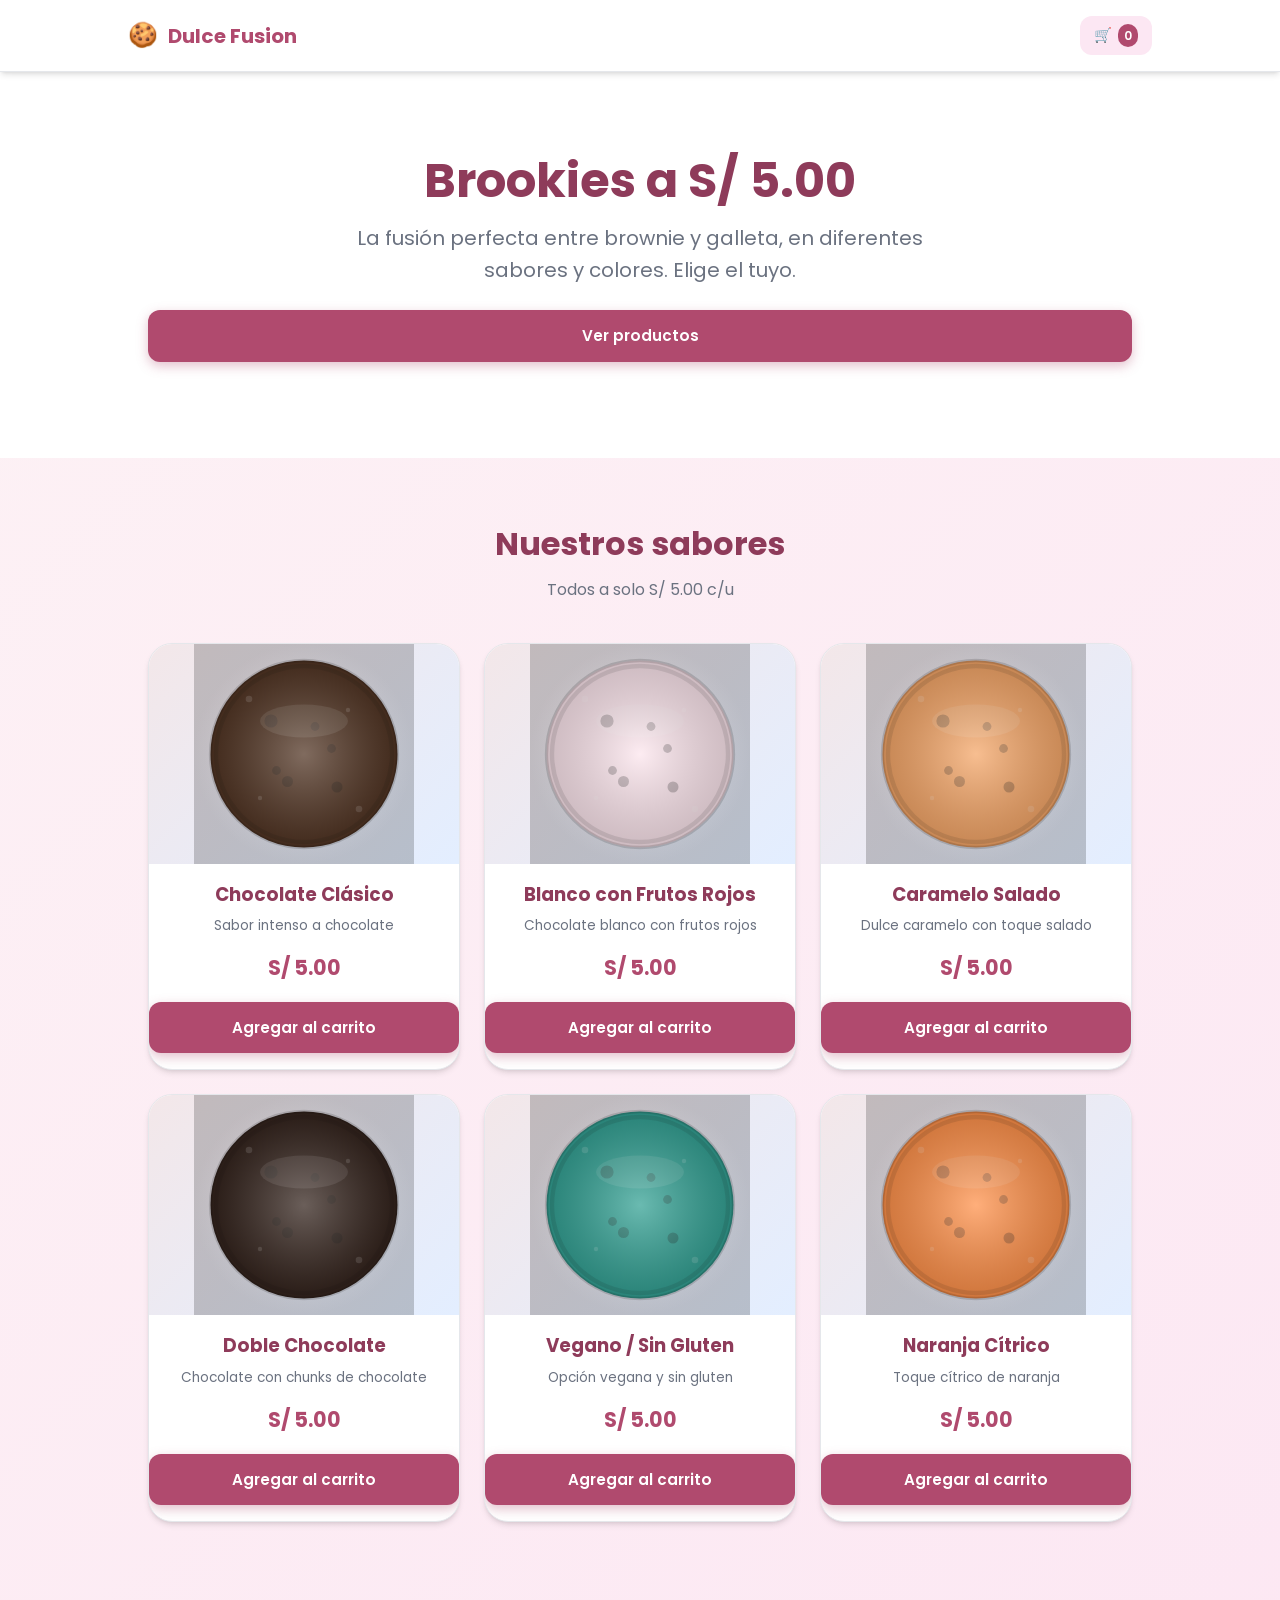
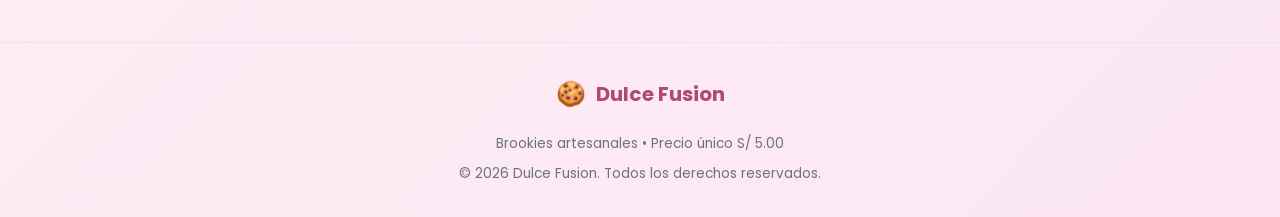
<file: index.html>
<!DOCTYPE html>
<html lang="es">
<head>
  <meta charset="UTF-8">
  <meta name="viewport" content="width=device-width, initial-scale=1.0">
  <title>Dulce Fusion - Tienda de Brookies</title>
  <link rel="preconnect" href="https://fonts.googleapis.com">
  <link rel="preconnect" href="https://fonts.gstatic.com" crossorigin>
  <link href="https://fonts.googleapis.com/css2?family=Poppins:wght@300;400;500;600;700&display=swap" rel="stylesheet">
  <link rel="stylesheet" href="styles.css">
</head>
<body>

  <!-- Header -->
  <header class="header">
    <div class="container header-content">
      <div class="logo">
        <span class="logo-icon">🍪</span>
        <span class="logo-text">Dulce Fusion</span>
      </div>

      <div class="cart-trigger" id="cart-trigger" aria-label="Ver carrito">
        <span class="cart-icon">🛒</span>
        <span class="cart-count" id="cart-count">0</span>
      </div>

      <button class="menu-toggle" id="menu-toggle" aria-label="Menú">
        <span></span><span></span><span></span>
      </button>
    </div>
  </header>

  <!-- Hero -->
  <section class="hero">
    <div class="container hero-content">
      <h1>Brookies a S/ 5.00</h1>
      <p>La fusión perfecta entre brownie y galleta, en diferentes sabores y colores. Elige el tuyo.</p>
      <div class="hero-actions">
        <a href="#productos" class="btn btn-primary">Ver productos</a>
      </div>
    </div>
  </section>

  <!-- Productos -->
  <section class="productos" id="productos">
    <div class="container">
      <div class="section-header">
        <h2>Nuestros sabores</h2>
        <p>Todos a solo S/ 5.00 c/u</p>
      </div>

      <div class="product-grid" id="product-grid">
        <!-- Los productos se inyectan aquí con JavaScript -->
      </div>
    </div>
  </section>

  <!-- Carrito lateral (drawer) -->
  <aside class="cart-drawer" id="cart-drawer">
    <div class="cart-drawer-overlay" id="cart-overlay"></div>
    <div class="cart-drawer-panel">
      <div class="cart-header">
        <h3>Tu carrito</h3>
        <button class="cart-close" id="cart-close">×</button>
      </div>

      <div class="cart-items" id="cart-items">
        <!-- Items del carrito -->
      </div>

      <div class="cart-footer">
        <div class="cart-total">
          <span>Total:</span>
          <span class="cart-total-value" id="cart-total">S/ 0.00</span>
        </div>
        <div class="cart-actions">
          <button class="btn btn-outline btn-block" id="cart-clear">Vaciar carrito</button>
          <button class="btn btn-primary btn-block" id="cart-checkout">Pagar - S/ 5.00 c/u</button>
        </div>
      </div>
    </div>
  </aside>

  <!-- Modal de compra -->
  <div class="modal" id="checkout-modal">
    <div class="modal-overlay" id="modal-overlay"></div>
    <div class="modal-panel">
      <div class="modal-header">
        <h3>Resumen de pedido</h3>
        <button class="modal-close" id="modal-close">×</button>
      </div>
      <div class="modal-body">
        <div id="modal-items"></div>
        <div class="modal-total">
          <strong>Total:</strong> <span id="modal-total">S/ 0.00</span>
        </div>
      </div>
      <div class="modal-footer">
        <form id="checkout-form" class="checkout-form">
          <div class="form-group">
            <label>Nombre completo</label>
            <input type="text" id="checkout-name" required placeholder="Juan Pérez">
          </div>
          <div class="form-group">
            <label>Teléfono / WhatsApp</label>
            <input type="tel" id="checkout-phone" required placeholder="999 888 777">
          </div>
          <div class="form-group">
            <label>Dirección de entrega</label>
            <input type="text" id="checkout-address" required placeholder="Av. Siempre Viva 123">
          </div>
          <button type="submit" class="btn btn-primary btn-block">Confirmar pedido</button>
        </form>
      </div>
    </div>
  </div>

  <!-- Notificación -->
  <div class="toast" id="toast">
    <span id="toast-msg">Producto agregado al carrito</span>
  </div>

  <footer class="footer">
    <div class="container footer-content">
      <div class="logo" style="margin-bottom: 12px;">
        <span class="logo-icon">🍪</span>
        <span class="logo-text">Dulce Fusion</span>
      </div>
      <p>Brookies artesanales &bull; Precio único S/ 5.00</p>
      <p>&copy; 2026 Dulce Fusion. Todos los derechos reservados.</p>
    </div>
  </footer>

  <script src="script.js"></script>
</body>
</html>
</file>
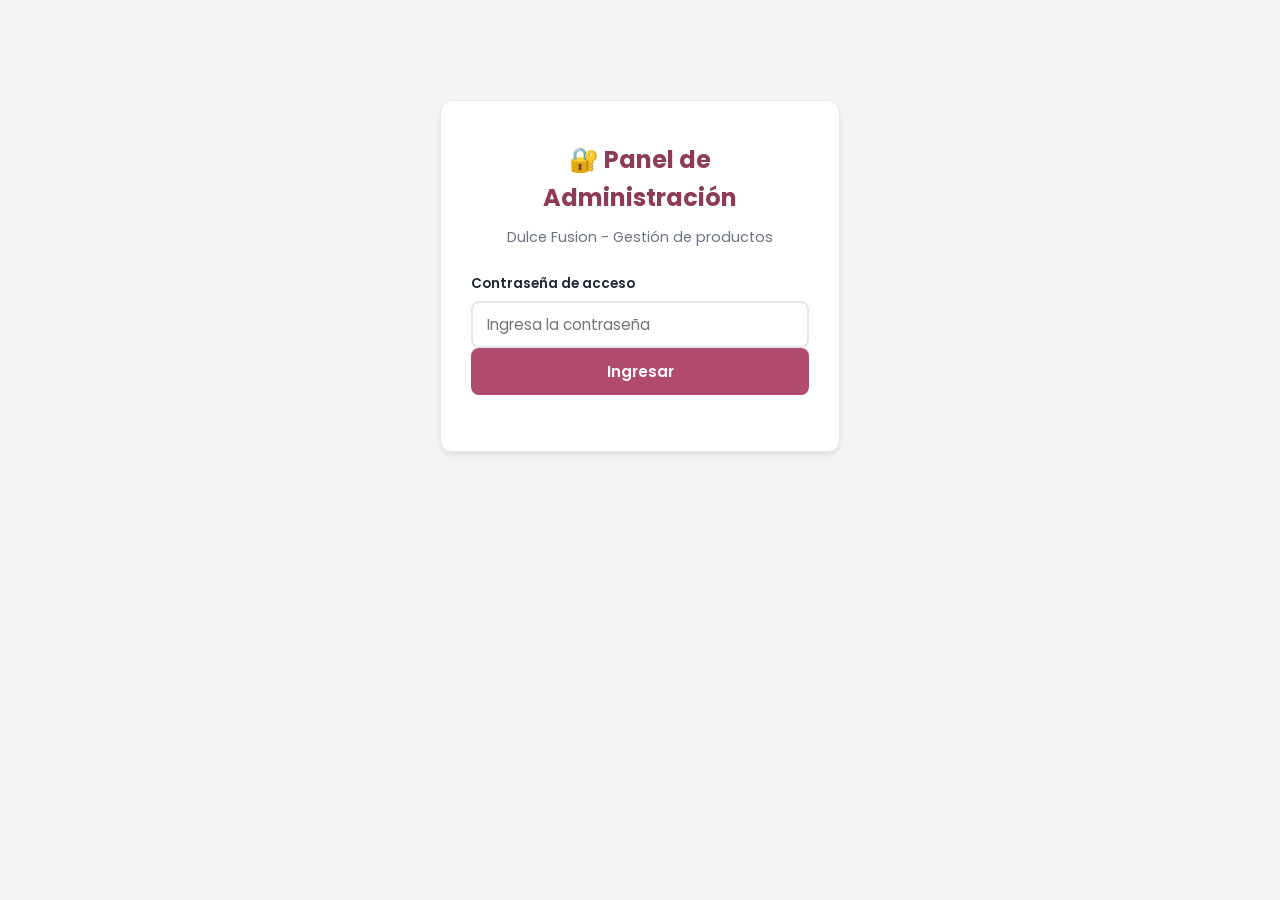
<file: admin.html>
<!DOCTYPE html>
<html lang="es">
<head>
  <meta charset="UTF-8">
  <meta name="viewport" content="width=device-width, initial-scale=1.0">
  <title>Panel Admin | Dulce Fusion</title>
  <link rel="preconnect" href="https://fonts.googleapis.com">
  <link rel="preconnect" href="https://fonts.gstatic.com" crossorigin>
  <link href="https://fonts.googleapis.com/css2?family=Poppins:wght@400;500;600;700&display=swap" rel="stylesheet">
  <link rel="stylesheet" href="styles.css">
  <style>
    /* ===== Estilos del Panel Admin ===== */
    :root {
      --admin-bg: #f3f4f6;
      --admin-card: #ffffff;
      --admin-primary: #b04a6e;
      --admin-primary-dark: #8e3b5a;
      --admin-border: #e5e7eb;
      --admin-text: #1f2937;
      --admin-text-muted: #6b7280;
      --admin-shadow: 0 4px 6px -1px rgb(0 0 0 / 0.1);
      --admin-radius: 12px;
    }

    body.admin {
      background: var(--admin-bg);
      min-height: 100vh;
      padding: 20px;
    }

    .admin-container {
      max-width: 900px;
      margin: 0 auto;
    }

    .admin-header {
      background: var(--admin-card);
      border-radius: var(--admin-radius);
      padding: 24px;
      box-shadow: var(--admin-shadow);
      border: 1px solid var(--admin-border);
      margin-bottom: 24px;
      display: flex;
      justify-content: space-between;
      align-items: center;
    }

    .admin-title {
      font-size: 1.5rem;
      font-weight: 700;
      color: var(--admin-primary-dark);
      display: flex;
      align-items: center;
      gap: 10px;
    }

    .admin-actions {
      display: flex;
      gap: 10px;
    }

    .login-screen {
      max-width: 400px;
      margin: 80px auto;
      padding: 40px 30px;
      background: var(--admin-card);
      border-radius: var(--admin-radius);
      box-shadow: var(--admin-shadow);
      border: 1px solid var(--admin-border);
    }

    .login-title {
      font-size: 1.5rem;
      font-weight: 700;
      color: var(--admin-primary-dark);
      text-align: center;
      margin-bottom: 8px;
    }

    .login-subtitle {
      text-align: center;
      color: var(--admin-text-muted);
      margin-bottom: 24px;
      font-size: 0.9rem;
    }

    .products-grid-admin {
      display: grid;
      grid-template-columns: repeat(auto-fill, minmax(280px, 1fr));
      gap: 20px;
    }

    .product-admin-card {
      background: var(--admin-card);
      border-radius: var(--admin-radius);
      padding: 20px;
      box-shadow: var(--admin-shadow);
      border: 1px solid var(--admin-border);
      display: flex;
      flex-direction: column;
      gap: 16px;
    }

    .product-admin-image {
      width: 100%;
      height: 160px;
      border-radius: 10px;
      overflow: hidden;
      background: #f9fafb;
      border: 2px dashed var(--admin-border);
      display: flex;
      align-items: center;
      justify-content: center;
      position: relative;
    }

    .product-admin-image img {
      width: 100%;
      height: 100%;
      object-fit: cover;
      display: block;
    }

    .product-admin-image.placeholder {
      font-size: 3rem;
      color: var(--admin-text-muted);
    }

    .form-group {
      display: flex;
      flex-direction: column;
      gap: 6px;
    }

    .form-label {
      font-size: 0.85rem;
      font-weight: 600;
      color: var(--admin-text);
    }

    .form-input {
      padding: 10px 14px;
      border: 2px solid var(--admin-border);
      border-radius: 8px;
      font-family: inherit;
      font-size: 0.95rem;
      background: #fff;
      transition: border-color 0.2s;
    }

    .form-input:focus {
      outline: none;
      border-color: var(--admin-primary);
    }

    .form-input-url {
      font-family: monospace;
      font-size: 0.85rem;
    }

    .color-picker-row {
      display: flex;
      align-items: center;
      gap: 10px;
    }

    .color-picker {
      width: 40px;
      height: 40px;
      border: none;
      border-radius: 8px;
      cursor: pointer;
      background: none;
    }

    .btn-admin {
      display: inline-flex;
      align-items: center;
      justify-content: center;
      gap: 8px;
      padding: 12px 20px;
      border: none;
      border-radius: 8px;
      font-family: inherit;
      font-size: 0.95rem;
      font-weight: 600;
      cursor: pointer;
      text-decoration: none;
      transition: all 0.2s;
    }

    .btn-admin-primary {
      background: var(--admin-primary);
      color: #fff;
    }

    .btn-admin-primary:hover {
      background: var(--admin-primary-dark);
    }

    .btn-admin-secondary {
      background: #f3f4f6;
      color: var(--admin-text);
    }

    .btn-admin-secondary:hover {
      background: #e5e7eb;
    }

    .btn-admin-danger {
      background: #fee2e2;
      color: #dc2626;
    }

    .btn-admin-danger:hover {
      background: #fecaca;
    }

    .btn-admin-block {
      width: 100%;
    }

    .alert {
      padding: 12px 16px;
      border-radius: 8px;
      margin-bottom: 20px;
      font-size: 0.9rem;
      font-weight: 500;
      display: none;
    }

    .alert-success {
      background: #d1fae5;
      color: #065f46;
      border: 1px solid #6ee7b7;
    }

    .alert-error {
      background: #fee2e2;
      color: #991b1b;
      border: 1px solid #fca5a5;
    }

    .import-export-section {
      margin-top: 30px;
      padding-top: 20px;
      border-top: 1px solid var(--admin-border);
      display: flex;
      gap: 10px;
      justify-content: center;
      flex-wrap: wrap;
    }

    .back-link {
      margin-top: 20px;
      text-align: center;
    }

    .back-link a {
      color: var(--admin-primary);
      text-decoration: none;
      font-weight: 600;
    }

    .back-link a:hover {
      text-decoration: underline;
    }

    .product-id-badge {
      font-size: 0.75rem;
      font-weight: 700;
      color: var(--admin-text-muted);
      background: #f3f4f6;
      padding: 2px 8px;
      border-radius: 4px;
      align-self: flex-start;
    }

    .preview-text {
      font-size: 0.8rem;
      color: var(--admin-text-muted);
      margin-top: 4px;
    }

    @media (max-width: 640px) {
      .admin-container {
        padding: 0 16px;
      }
      .products-grid-admin {
        grid-template-columns: 1fr;
      }
      .admin-header {
        flex-direction: column;
        gap: 16px;
        align-items: flex-start;
      }
      .login-screen {
        margin: 40px 16px;
        padding: 30px 20px;
      }
    }
  </style>
</head>
<body class="admin">

  <div class="admin-container">

    <!-- Pantalla de login -->
    <div class="login-screen" id="login-screen">
      <div class="login-title">🔐 Panel de Administración</div>
      <div class="login-subtitle">Dulce Fusion - Gestión de productos</div>
      <div class="form-group">
        <label class="form-label">Contraseña de acceso</label>
        <input type="password" id="admin-password" class="form-input" placeholder="Ingresa la contraseña">
      </div>
      <button class="btn btn-admin btn-admin-primary btn-admin-block" id="btn-login">Ingresar</button>
      <div id="login-error" class="alert alert-error" style="margin-top: 16px;">Contraseña incorrecta</div>
    </div>

    <!-- Panel de administración (oculto hasta login) -->
    <div id="admin-panel" style="display: none;">
      <div class="admin-header">
        <div class="admin-title">🍪 Gestión de Productos</div>
        <div class="admin-actions">
          <button class="btn btn-admin btn-admin-secondary" onclick="exportarConfiguracion()">📥 Exportar JSON</button>
          <input type="file" id="import-file" accept=".json" style="display: none;" onchange="importarConfiguracion(this)">
          <label for="import-file" class="btn btn-admin btn-admin-secondary">📤 Importar JSON</label>
          <button class="btn btn-admin btn-admin-danger" onclick="cerrarSesion()">Salir</button>
        </div>
      </div>

      <div id="admin-alert" class="alert alert-success"></div>

      <div class="products-grid-admin" id="admin-products-grid"></div>

      <div class="back-link">
        <a href="index.html">⬅ Volver a la tienda</a>
      </div>
    </div>

  </div>

  <script>
    // ===== Panel Admin =====
    (function () {
      'use strict';

      const CONTRASEÑA_ADMIN = 'dulcefusion2026'; // ← Cambia esta contraseña

      const loginScreen = document.getElementById('login-screen');
      const adminPanel = document.getElementById('admin-panel');
      const btnLogin = document.getElementById('btn-login');
      const inputPassword = document.getElementById('admin-password');
      const loginError = document.getElementById('login-error');
      const adminAlert = document.getElementById('admin-alert');
      const productsGrid = document.getElementById('admin-products-grid');

      // Verificar si ya hay sesión activa
      if (sessionStorage.getItem('dulcefusion_admin') === 'true') {
        mostrarPanel();
      }

      btnLogin.addEventListener('click', () => {
        if (inputPassword.value === CONTRASEÑA_ADMIN) {
          sessionStorage.setItem('dulcefusion_admin', 'true');
          loginError.style.display = 'none';
          mostrarPanel();
        } else {
          loginError.style.display = 'block';
          inputPassword.value = '';
        }
      });

      inputPassword.addEventListener('keypress', (e) => {
        if (e.key === 'Enter') btnLogin.click();
      });

      function mostrarPanel() {
        loginScreen.style.display = 'none';
        adminPanel.style.display = 'block';
        renderProductosAdmin();
      }

      function cerrarSesion() {
        sessionStorage.removeItem('dulcefusion_admin');
        location.reload();
      }

      function renderProductosAdmin() {
        const productos = window.dulcefusion.productos;
        productsGrid.innerHTML = productos.map(p => `
          <div class="product-admin-card" data-id="${p.id}">
            <span class="product-id-badge">ID: ${p.id}</span>
            <div class="product-admin-image">
              ${p.imagen ? `<img src="${p.imagen}" alt="${p.nombre}" onerror="this.style.display='none'; this.parentElement.innerHTML='<span class=\\'placeholder\\'>🍪</span>';">` : '<span class="placeholder">🍪</span>'}
            </div>
            <div class="form-group">
              <label class="form-label">Nombre del producto</label>
              <input type="text" class="form-input" value="${p.nombre}" onchange="actualizarProducto(${p.id}, 'nombre', this.value)">
            </div>
            <div class="form-group">
              <label class="form-label">Sabor / Descripción</label>
              <input type="text" class="form-input" value="${p.sabor}" onchange="actualizarProducto(${p.id}, 'sabor', this.value)">
            </div>
            <div class="form-group">
              <label class="form-label">Precio (S/)</label>
              <input type="number" class="form-input" step="0.01" value="${p.precio}" onchange="actualizarProducto(${p.id}, 'precio', parseFloat(this.value))">
            </div>
            <div class="form-group">
              <label class="form-label">URL de la imagen</label>
              <input type="text" class="form-input form-input-url" placeholder="https://tu-imagen.com/foto.jpg" value="${p.imagen || ''}" onchange="actualizarProducto(${p.id}, 'imagen', this.value)">
              <div class="preview-text">Déjalo vacío para usar el diseño por defecto</div>
            </div>
            <div class="form-group color-picker-row">
              <label class="form-label">Color base</label>
              <input type="color" class="color-picker" value="${p.color}" onchange="actualizarProducto(${p.id}, 'color', this.value)">
            </div>
          </div>
        `).join('');
      }

      window.actualizarProducto = function (id, campo, valor) {
        const producto = window.dulcefusion.productos.find(p => p.id === id);
        if (producto) {
          producto[campo] = campo === 'precio' ? parseFloat(valor) : valor;
          window.dulcefusion.guardarConfiguracion();
          mostrarAlerta('Cambios guardados', 'success');
          // Recargar tienda si está abierta en otra pestaña
          window.dispatchEvent(new StorageEvent('storage', { key: 'dulcefusion_config', newValue: JSON.stringify(window.dulcefusion.productos) }));
        }
      };

      function mostrarAlerta(msg, tipo) {
        adminAlert.textContent = msg;
        adminAlert.className = `alert alert-${tipo}`;
        adminAlert.style.display = 'block';
        setTimeout(() => { adminAlert.style.display = 'none'; }, 3000);
      }

      window.exportarConfiguracion = function () {
        const config = JSON.stringify(window.dulcefusion.productos, null, 2);
        const blob = new Blob([config], { type: 'application/json' });
        const url = URL.createObjectURL(blob);
        const a = document.createElement('a');
        a.href = url;
        a.download = 'dulcefusion-config.json';
        a.click();
        URL.revokeObjectURL(url);
        mostrarAlerta('Configuración exportada', 'success');
      };

      window.importarConfiguracion = function (input) {
        const file = input.files[0];
        if (!file) return;
        const reader = new FileReader();
        reader.onload = (e) => {
          try {
            const config = JSON.parse(e.target.result);
            window.dulcefusion.productos = config;
            window.dulcefusion.guardarConfiguracion();
            renderProductosAdmin();
            mostrarAlerta('Configuración importada correctamente', 'success');
          } catch (err) {
            mostrarAlerta('Error al importar el archivo JSON', 'error');
          }
        };
        reader.readAsText(file);
        input.value = '';
      };
    })();
  </script>
</body>
</html>
</file>
<file: styles.css>
/* ============================================================
   Dulce Fusion - Tienda de Brookies
   Moderno, responsivo, precio S/ 5.00
   ============================================================ */

:root {
  --color-primary: #b04a6e;
  --color-primary-dark: #8e3b5a;
  --color-secondary: #f4a261;
  --color-accent: #2a9d8f;
  --color-bg: #fdf2f5;
  --color-surface: #ffffff;
  --color-text: #333333;
  --color-text-muted: #6b7280;
  --color-border: #e5e7eb;
  --color-error: #e11d48;
  --color-success: #15803d;
  --shadow: 0 4px 6px -1px rgb(0 0 0 / 0.1), 0 2px 4px -2px rgb(0 0 0 / 0.1);
  --shadow-lg: 0 10px 15px -3px rgb(0 0 0 / 0.1), 0 4px 6px -4px rgb(0 0 0 / 0.1);
  --radius: 16px;
  --radius-lg: 24px;
  --transition: all 0.3s ease;
  --max-width: 1024px;
}

* {
  margin: 0;
  padding: 0;
  box-sizing: border-box;
}

html {
  scroll-behavior: smooth;
}

body {
  font-family: 'Poppins', -apple-system, BlinkMacSystemFont, 'Segoe UI', Roboto, sans-serif;
  background: linear-gradient(135deg, var(--color-bg) 0%, #fce7f3 100%);
  color: var(--color-text);
  line-height: 1.6;
  min-height: 100vh;
}

.container {
  max-width: var(--max-width);
  margin: 0 auto;
  padding: 0 20px;
}

/* ===== Header ===== */
.header {
  background: var(--color-surface);
  border-bottom: 1px solid var(--color-border);
  box-shadow: var(--shadow);
  position: sticky;
  top: 0;
  z-index: 100;
}

.header-content {
  display: flex;
  align-items: center;
  justify-content: space-between;
  padding: 16px 0;
  gap: 16px;
}

.logo {
  display: flex;
  align-items: center;
  gap: 10px;
  font-weight: 700;
  font-size: 1.25rem;
  color: var(--color-primary);
  text-decoration: none;
}

.logo-icon {
  font-size: 1.5rem;
}

.cart-trigger {
  position: relative;
  display: flex;
  align-items: center;
  gap: 6px;
  background: #fce7f3;
  color: var(--color-primary-dark);
  padding: 8px 14px;
  border-radius: 12px;
  font-weight: 600;
  font-size: 0.9rem;
  cursor: pointer;
  border: none;
  transition: var(--transition);
}

.cart-trigger:hover {
  background: #f8d7e4;
}

.cart-count {
  background: var(--color-primary);
  color: #fff;
  font-size: 0.75rem;
  padding: 2px 6px;
  border-radius: 10px;
  min-width: 20px;
  text-align: center;
}

.menu-toggle {
  display: none;
  background: none;
  border: none;
  cursor: pointer;
  padding: 8px;
}

.menu-toggle span {
  display: block;
  width: 24px;
  height: 2px;
  background: var(--color-primary);
  margin: 4px 0;
  transition: var(--transition);
}

/* ===== Hero ===== */
.hero {
  text-align: center;
  padding: 80px 20px;
  background: var(--color-surface);
}

.hero h1 {
  font-size: clamp(2rem, 5vw, 3rem);
  color: var(--color-primary-dark);
  margin-bottom: 12px;
  line-height: 1.2;
}

.hero p {
  font-size: clamp(1rem, 2vw, 1.25rem);
  color: var(--color-text-muted);
  margin-bottom: 24px;
  max-width: 600px;
  margin-left: auto;
  margin-right: auto;
}

.hero-actions {
  display: flex;
  gap: 12px;
  justify-content: center;
  flex-wrap: wrap;
}

/* ===== Sección Productos ===== */
.productos {
  padding: 60px 20px;
}

.section-header {
  text-align: center;
  margin-bottom: 40px;
}

.section-header h2 {
  font-size: clamp(1.5rem, 4vw, 2rem);
  color: var(--color-primary-dark);
  margin-bottom: 8px;
}

.section-header p {
  color: var(--color-text-muted);
  font-size: 1rem;
}

.product-grid {
  display: grid;
  grid-template-columns: repeat(auto-fit, minmax(260px, 1fr));
  gap: 24px;
}

/* ===== Tarjeta de producto ===== */
.product-card {
  background: var(--color-surface);
  border-radius: var(--radius-lg);
  box-shadow: var(--shadow);
  border: 1px solid var(--color-border);
  display: flex;
  flex-direction: column;
  overflow: hidden;
  transition: var(--transition);
  position: relative;
}

.product-card:hover {
  transform: translateY(-6px);
  box-shadow: var(--shadow-lg);
  border-color: var(--color-primary);
}

.product-image {
  width: 100%;
  height: 220px;
  overflow: hidden;
  position: relative;
  background: linear-gradient(135deg, #f3e7e9 0%, #e3eeff 99%, #e3eeff 100%);
}

.product-image img {
  width: 100%;
  height: 100%;
  object-fit: cover;
  display: block;
  transition: transform 0.5s ease;
}

.product-card:hover .product-image img {
  transform: scale(1.05);
}

.product-card h3 {
  font-size: 1.15rem;
  margin: 16px 16px 6px;
  color: var(--color-primary-dark);
  text-align: center;
}

.product-sabor {
  font-size: 0.85rem;
  color: var(--color-text-muted);
  margin-bottom: 14px;
  display: block;
  text-align: center;
}

.product-precio {
  font-size: 1.3rem;
  font-weight: 700;
  color: var(--color-primary);
  margin-bottom: 18px;
  display: block;
  text-align: center;
}

.btn {
  display: inline-flex;
  align-items: center;
  justify-content: center;
  gap: 8px;
  padding: 14px 20px;
  border: none;
  border-radius: 12px;
  font-family: inherit;
  font-size: 0.95rem;
  font-weight: 600;
  cursor: pointer;
  text-decoration: none;
  transition: var(--transition);
  width: 100%;
  margin-bottom: 16px;
}

.btn-primary {
  background: var(--color-primary);
  color: #fff;
  box-shadow: 0 4px 12px rgba(176, 74, 110, 0.35);
}

.btn-primary:hover {
  background: var(--color-primary-dark);
  transform: translateY(-2px);
}

.btn-outline {
  background: transparent;
  color: var(--color-primary);
  border: 2px solid var(--color-primary);
}

.btn-outline:hover {
  background: var(--color-primary);
  color: #fff;
}

.btn-block {
  width: 100%;
}

/* ===== Carrito lateral ===== */
.cart-drawer {
  position: fixed;
  top: 0;
  right: 0;
  width: 100%;
  height: 100vh;
  z-index: 1000;
  visibility: hidden;
  opacity: 0;
  transition: var(--transition);
}

.cart-drawer.open {
  visibility: visible;
  opacity: 1;
}

.cart-drawer-overlay {
  position: absolute;
  top: 0;
  left: 0;
  width: 100%;
  height: 100%;
  background: rgba(0,0,0,0.4);
  backdrop-filter: blur(4px);
  z-index: 1;
}

.cart-drawer-panel {
  position: absolute;
  top: 0;
  right: 0;
  width: 100%;
  max-width: 380px;
  height: 100%;
  background: var(--color-surface);
  box-shadow: var(--shadow-lg);
  z-index: 2;
  display: flex;
  flex-direction: column;
  transform: translateX(100%);
  transition: transform 0.35s ease;
}

.cart-drawer.open .cart-drawer-panel {
  transform: translateX(0);
}

.cart-header {
  padding: 20px;
  border-bottom: 1px solid var(--color-border);
  display: flex;
  justify-content: space-between;
  align-items: center;
}

.cart-header h3 {
  font-size: 1.25rem;
  color: var(--color-primary-dark);
}

.cart-close {
  background: none;
  border: none;
  font-size: 1.5rem;
  color: var(--color-text-muted);
  cursor: pointer;
  line-height: 1;
}

.cart-items {
  flex: 1;
  overflow-y: auto;
  padding: 20px;
}

.cart-item {
  display: flex;
  gap: 12px;
  margin-bottom: 16px;
  align-items: center;
}

.cart-item-image {
  width: 60px;
  height: 60px;
  border-radius: 12px;
  flex-shrink: 0;
  overflow: hidden;
  border: 2px solid var(--color-border);
  box-shadow: 0 2px 6px rgba(0,0,0,0.1);
}

.cart-item-image img {
  width: 100%;
  height: 100%;
  object-fit: cover;
  display: block;
}

.cart-item-info {
  flex: 1;
}

.cart-item-name {
  font-weight: 600;
  font-size: 0.95rem;
  display: block;
  margin-bottom: 4px;
}

.cart-item-sabor {
  font-size: 0.8rem;
  color: var(--color-text-muted);
  display: block;
  margin-bottom: 6px;
}

.cart-item-precio {
  font-weight: 700;
  color: var(--color-primary);
  font-size: 0.95rem;
}

.cart-item-qty {
  display: flex;
  align-items: center;
  gap: 6px;
  font-size: 0.85rem;
}

.cart-item-qty button {
  background: #f3f4f6;
  border: none;
  width: 24px;
  height: 24px;
  border-radius: 6px;
  cursor: pointer;
  font-weight: 700;
  color: var(--color-primary);
}

.cart-item-qty button:hover {
  background: var(--color-primary);
  color: #fff;
}

.cart-item-qty span {
  min-width: 16px;
  text-align: center;
}

.cart-item-remove {
  background: none;
  border: none;
  color: var(--color-error);
  font-size: 0.85rem;
  cursor: pointer;
  padding: 4px;
}

.cart-item-remove:hover {
  text-decoration: underline;
}

.cart-footer {
  padding: 20px;
  border-top: 1px solid var(--color-border);
  background: #fafafa;
}

.cart-total {
  display: flex;
  justify-content: space-between;
  font-size: 1.1rem;
  font-weight: 700;
  margin-bottom: 16px;
  color: var(--color-primary-dark);
}

.cart-total-value {
  color: var(--color-primary);
}

.cart-actions {
  display: flex;
  flex-direction: column;
  gap: 10px;
}

/* ===== Modal Checkout ===== */
.modal {
  position: fixed;
  top: 0;
  left: 0;
  width: 100%;
  height: 100vh;
  z-index: 1100;
  visibility: hidden;
  opacity: 0;
  transition: var(--transition);
}

.modal.open {
  visibility: visible;
  opacity: 1;
}

.modal-overlay {
  position: absolute;
  top: 0;
  left: 0;
  width: 100%;
  height: 100%;
  background: rgba(0,0,0,0.5);
  backdrop-filter: blur(6px);
  z-index: 1;
}

.modal-panel {
  position: absolute;
  top: 50%;
  left: 50%;
  transform: translate(-50%, -50%) scale(0.9);
  width: 100%;
  max-width: 420px;
  background: var(--color-surface);
  border-radius: var(--radius-lg);
  box-shadow: var(--shadow-lg);
  z-index: 2;
  transition: transform 0.35s ease;
  display: flex;
  flex-direction: column;
  overflow: hidden;
}

.modal.open .modal-panel {
  transform: translate(-50%, -50%) scale(1);
}

.modal-header {
  padding: 24px;
  border-bottom: 1px solid var(--color-border);
  display: flex;
  justify-content: space-between;
  align-items: center;
}

.modal-header h3 {
  font-size: 1.25rem;
  color: var(--color-primary-dark);
}

.modal-close {
  background: none;
  border: none;
  font-size: 1.5rem;
  color: var(--color-text-muted);
  cursor: pointer;
  line-height: 1;
}

.modal-body {
  padding: 24px;
  flex: 1;
  overflow-y: auto;
}

.modal-items {
  margin-bottom: 20px;
}

.modal-item {
  display: flex;
  justify-content: space-between;
  padding: 10px 0;
  border-bottom: 1px solid var(--color-border);
  font-size: 0.95rem;
}

.modal-item-name {
  font-weight: 600;
}

.modal-item-precio {
  color: var(--color-primary);
  font-weight: 700;
}

.modal-total {
  display: flex;
  justify-content: space-between;
  font-size: 1.1rem;
  font-weight: 700;
  margin-bottom: 24px;
  padding-top: 16px;
  border-top: 2px solid var(--color-primary);
  color: var(--color-primary-dark);
}

.modal-total span {
  color: var(--color-primary);
}

.checkout-form .form-group {
  margin-bottom: 16px;
}

.checkout-form label {
  display: block;
  margin-bottom: 6px;
  font-size: 0.9rem;
  font-weight: 600;
  color: var(--color-text);
}

.checkout-form input {
  width: 100%;
  padding: 12px 16px;
  border: 2px solid var(--color-border);
  border-radius: 12px;
  font-family: inherit;
  font-size: 0.95rem;
  background: #fff;
  transition: var(--transition);
}

.checkout-form input:focus {
  outline: none;
  border-color: var(--color-primary);
  box-shadow: 0 0 0 4px rgba(176, 74, 110, 0.15);
}

/* ===== Toast ===== */
.toast {
  position: fixed;
  bottom: 24px;
  left: 50%;
  transform: translateX(-50%) translateY(100px);
  background: var(--color-text);
  color: #fff;
  padding: 12px 24px;
  border-radius: 12px;
  font-size: 0.95rem;
  font-weight: 500;
  z-index: 1200;
  box-shadow: var(--shadow-lg);
  transition: transform 0.35s ease;
  opacity: 0;
}

.toast.show {
  transform: translateX(-50%) translateY(0);
  opacity: 1;
}

/* ===== Footer ===== */
.footer {
  margin-top: 60px;
  padding: 32px 20px;
  text-align: center;
  color: var(--color-text-muted);
  font-size: 0.85rem;
  border-top: 1px solid var(--color-border);
}

.footer-content {
  display: flex;
  flex-direction: column;
  align-items: center;
  gap: 8px;
}

/* ===== Responsive ===== */
@media (max-width: 640px) {
  .container {
    padding: 0 16px;
  }

  .menu-toggle {
    display: block;
  }

  .cart-trigger span:not(.cart-count) {
    display: none;
  }

  .hero {
    padding: 60px 16px;
  }

  .product-grid {
    grid-template-columns: 1fr;
  }

  .cart-drawer-panel {
    max-width: 100%;
  }

  .modal-panel {
    max-width: 92%;
    margin: 0 16px;
  }
}

@media (prefers-reduced-motion: reduce) {
  *,
  *::before,
  *::after {
    animation-duration: 0.01ms !important;
    animation-iteration-count: 1 !important;
    transition-duration: 0.01ms !important;
    scroll-behavior: auto !important;
  }
}
</file>
